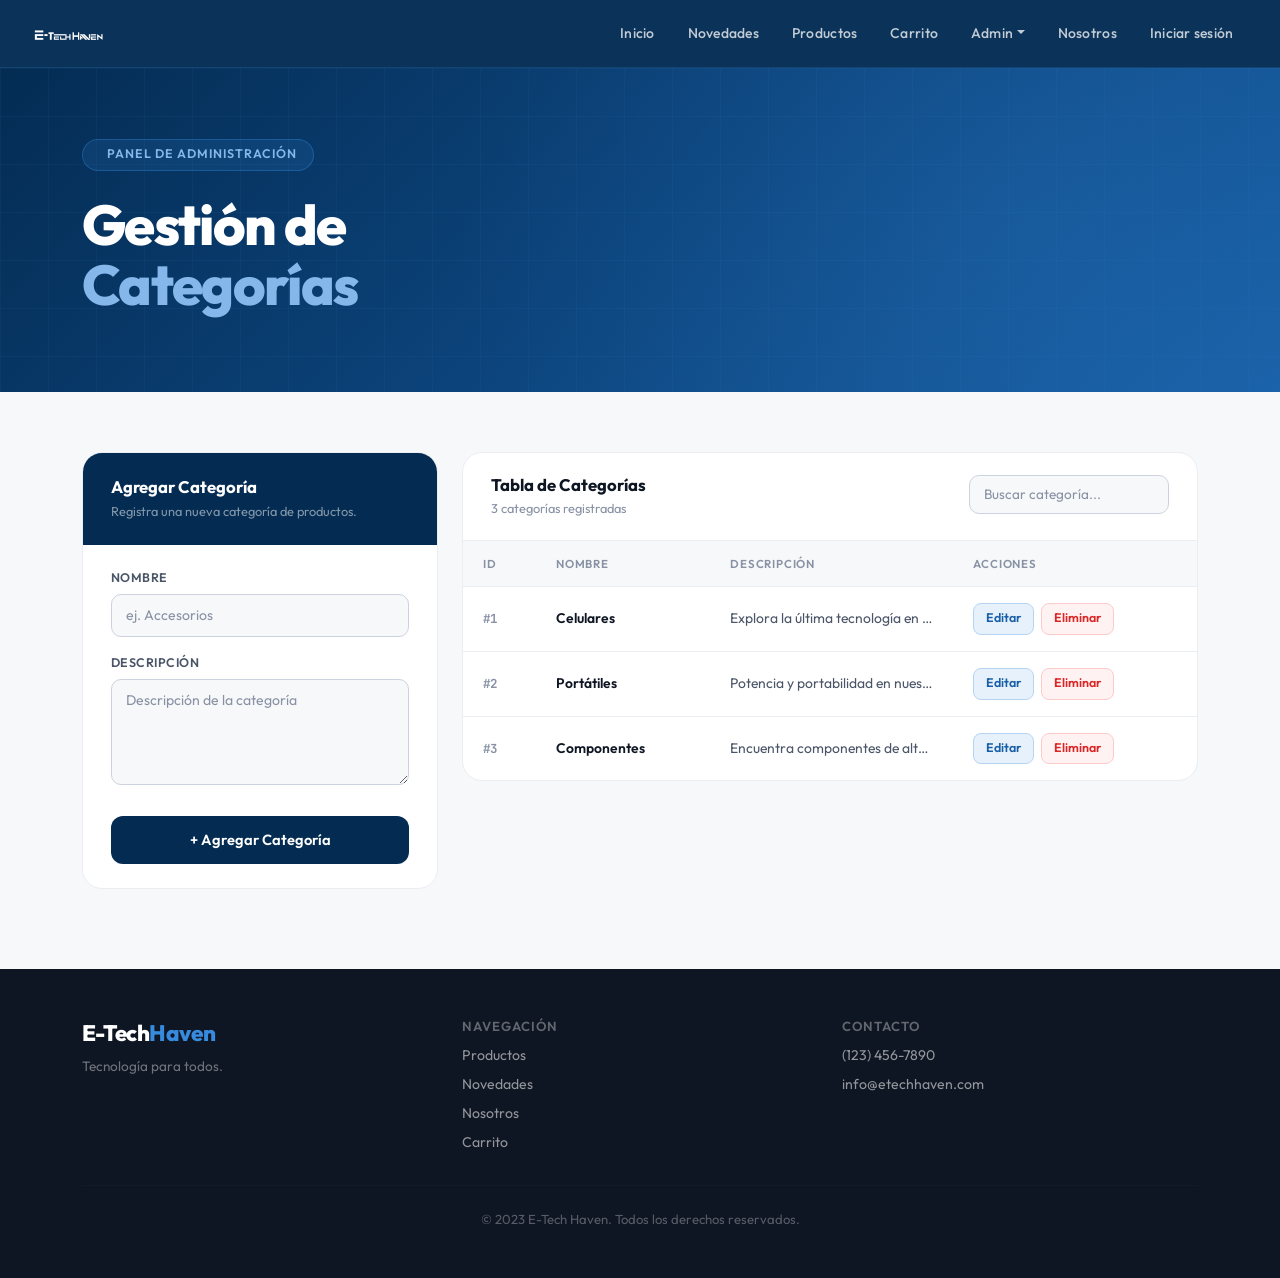
<file: admin-categorias.html>
<!DOCTYPE html>
<html lang="es">

<head>
    <meta charset="UTF-8">
    <meta name="viewport" content="width=device-width, initial-scale=1.0">
    <title>Admin Categorías — E-Tech Haven</title>

    <link href="https://cdn.jsdelivr.net/npm/bootstrap@5.3.2/dist/css/bootstrap.min.css" rel="stylesheet">
    <link href="https://fonts.googleapis.com/css2?family=Outfit:wght@300;400;500;600;700;800&family=JetBrains+Mono:wght@400;500&display=swap" rel="stylesheet">
    <link rel="stylesheet" href="css/style.css">
    <link rel="stylesheet" href="css/admin.css">
</head>

<body>

    <!-- ═══════ NAVBAR ═══════ -->
    <header>
        <nav class="navbar navbar-expand-lg navbar-custom">
            <a class="navbar-brand" href="index.html">
                <img src="images/logo.png" alt="E-Tech Haven">
            </a>
            <button class="navbar-toggler" type="button" data-bs-toggle="collapse" data-bs-target="#navbarMenu">
                <span class="navbar-toggler-icon"></span>
            </button>
            <div class="collapse navbar-collapse" id="navbarMenu">
                <ul class="navbar-nav ms-auto align-items-lg-center gap-1">
                    <li class="nav-item"><a class="nav-link" href="index.html">Inicio</a></li>
                    <li class="nav-item"><a class="nav-link" href="novedades.html">Novedades</a></li>
                    <li class="nav-item"><a class="nav-link" href="productos.html">Productos</a></li>
                    <li class="nav-item"><a class="nav-link" href="carrito.html">Carrito</a></li>
                    <li class="nav-item dropdown">
                        <a class="nav-link dropdown-toggle active" href="#" role="button" data-bs-toggle="dropdown">Admin</a>
                        <ul class="dropdown-menu">
                            <li><a class="dropdown-item" href="admin-productos.html">Productos</a></li>
                            <li><a class="dropdown-item active" href="admin-categorias.html">Categorías</a></li>
                        </ul>
                    </li>
                    <li class="nav-item"><a class="nav-link" href="nosotros.html">Nosotros</a></li>
                    <li class="nav-item"><a class="nav-link" href="login.html">Iniciar sesión</a></li>
                </ul>
            </div>
        </nav>
    </header>

    <!-- ═══════ PAGE HERO ═══════ -->
    <section class="admin-hero">
        <div class="admin-hero-grid"></div>
        <div class="container position-relative" style="z-index:2;">
            <div class="admin-eyebrow">
                <span class="dot"></span>
                Panel de administración
            </div>
            <h1 class="admin-title">Gestión de<br><em>Categorías</em></h1>
        </div>
    </section>

    <!-- ═══════ ADMIN CONTENT ═══════ -->
    <section class="admin-section">
        <div class="container">

            <!-- Toast -->
            <div id="toastNotif" class="admin-toast d-none">
                <span id="toastMsg"></span>
            </div>

            <div class="row g-4 align-items-start">

                <!-- ── FORM ── -->
                <div class="col-lg-4">
                    <div class="admin-form-card">
                        <div class="admin-form-header">
                            <h2 class="admin-form-title">Agregar Categoría</h2>
                            <p class="admin-form-sub">Registra una nueva categoría de productos.</p>
                        </div>

                        <form id="formCategoria">

                            <div class="admin-field">
                                <label class="admin-label">Nombre</label>
                                <input type="text" class="admin-input" placeholder="ej. Accesorios" required>
                            </div>

                            <div class="admin-field">
                                <label class="admin-label">Descripción</label>
                                <textarea class="admin-input admin-textarea" placeholder="Descripción de la categoría" rows="4" required></textarea>
                            </div>

                            <button type="submit" class="admin-btn-submit">
                                + Agregar Categoría
                            </button>

                        </form>
                    </div>
                </div>

                <!-- ── TABLE ── -->
                <div class="col-lg-8">
                    <div class="admin-table-card">

                        <div class="admin-table-header">
                            <div>
                                <h2 class="admin-table-title">Tabla de Categorías</h2>
                                <p class="admin-table-sub" id="catCount">3 categorías registradas</p>
                            </div>
                            <div class="admin-search-wrap">
                                <input type="text" class="admin-search" placeholder="Buscar categoría...">
                            </div>
                        </div>

                        <div class="admin-table-wrap">
                            <table class="admin-table">
                                <thead>
                                    <tr>
                                        <th>ID</th>
                                        <th>Nombre</th>
                                        <th>Descripción</th>
                                        <th>Acciones</th>
                                    </tr>
                                </thead>
                                <tbody id="tbodyCategorias">

                                    <tr>
                                        <td><span class="admin-id">#1</span></td>
                                        <td><span class="admin-prod-name">Celulares</span></td>
                                        <td class="admin-desc">Explora la última tecnología en telefonía móvil con nuestra selección de smartphones.</td>
                                        <td>
                                            <div class="admin-actions">
                                                <button class="admin-btn-edit">Editar</button>
                                                <button class="admin-btn-delete">Eliminar</button>
                                            </div>
                                        </td>
                                    </tr>

                                    <tr>
                                        <td><span class="admin-id">#2</span></td>
                                        <td><span class="admin-prod-name">Portátiles</span></td>
                                        <td class="admin-desc">Potencia y portabilidad en nuestra colección de laptops y ultrabooks.</td>
                                        <td>
                                            <div class="admin-actions">
                                                <button class="admin-btn-edit">Editar</button>
                                                <button class="admin-btn-delete">Eliminar</button>
                                            </div>
                                        </td>
                                    </tr>

                                    <tr>
                                        <td><span class="admin-id">#3</span></td>
                                        <td><span class="admin-prod-name">Componentes</span></td>
                                        <td class="admin-desc">Encuentra componentes de alta calidad para construir tu PC ideal.</td>
                                        <td>
                                            <div class="admin-actions">
                                                <button class="admin-btn-edit">Editar</button>
                                                <button class="admin-btn-delete">Eliminar</button>
                                            </div>
                                        </td>
                                    </tr>

                                </tbody>
                            </table>
                        </div>

                    </div>
                </div>

            </div>
        </div>
    </section>

    <!-- ═══════ FOOTER ═══════ -->
    <footer class="footer-custom">
        <div class="container">
            <div class="row g-4">
                <div class="col-lg-4">
                    <div class="footer-brand">E-Tech<span>Haven</span></div>
                    <div class="footer-tagline">Tecnología para todos.</div>
                </div>
                <div class="col-lg-4">
                    <p class="mb-1 footer-nav-label">Navegación</p>
                    <div class="d-flex flex-column gap-2 mt-2">
                        <a href="productos.html" class="footer-link">Productos</a>
                        <a href="novedades.html" class="footer-link">Novedades</a>
                        <a href="nosotros.html"  class="footer-link">Nosotros</a>
                        <a href="carrito.html"   class="footer-link">Carrito</a>
                    </div>
                </div>
                <div class="col-lg-4">
                    <p class="mb-1 footer-nav-label">Contacto</p>
                    <div class="d-flex flex-column gap-2 mt-2">
                        <span class="footer-contact-info">(123) 456-7890</span>
                        <span class="footer-contact-info">info@etechhaven.com</span>
                    </div>
                </div>
            </div>
            <hr class="footer-divider">
            <p class="footer-copy text-center">&copy; 2023 E-Tech Haven. Todos los derechos reservados.</p>
        </div>
    </footer>

    <script src="https://cdn.jsdelivr.net/npm/bootstrap@5.3.2/dist/js/bootstrap.bundle.min.js"></script>
    <script src="js/main.js"></script>
    <script src="js/admin-categorias.js"></script>

</body>
</html>
</file>
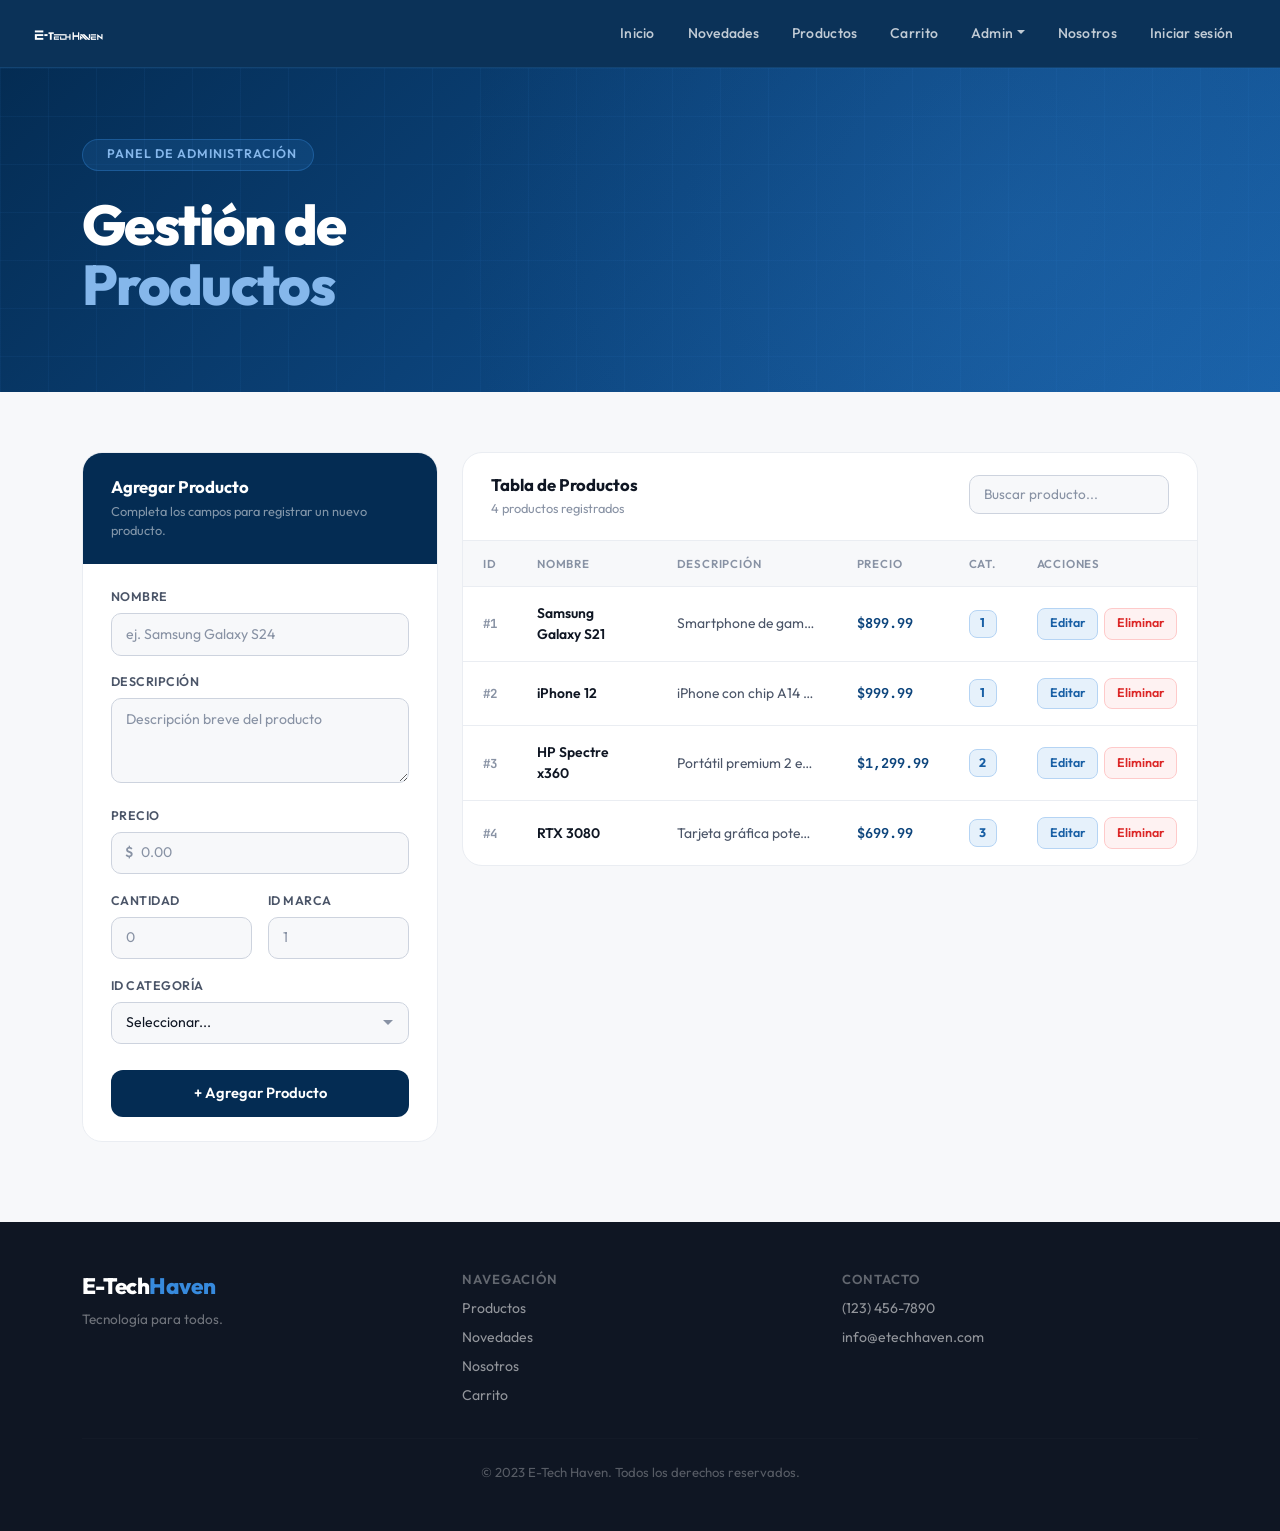
<file: admin-productos.html>
<!DOCTYPE html>
<html lang="es">

<head>
    <meta charset="UTF-8">
    <meta name="viewport" content="width=device-width, initial-scale=1.0">
    <title>Admin Productos — E-Tech Haven</title>

    <link href="https://cdn.jsdelivr.net/npm/bootstrap@5.3.2/dist/css/bootstrap.min.css" rel="stylesheet">
    <link href="https://fonts.googleapis.com/css2?family=Outfit:wght@300;400;500;600;700;800&family=JetBrains+Mono:wght@400;500&display=swap" rel="stylesheet">
    <link rel="stylesheet" href="css/style.css">
    <link rel="stylesheet" href="css/admin.css">
</head>

<body>

    <!-- ═══════ NAVBAR ═══════ -->
    <header>
        <nav class="navbar navbar-expand-lg navbar-custom">
            <a class="navbar-brand" href="index.html">
                <img src="images/logo.png" alt="E-Tech Haven">
            </a>
            <button class="navbar-toggler" type="button" data-bs-toggle="collapse" data-bs-target="#navbarMenu">
                <span class="navbar-toggler-icon"></span>
            </button>
            <div class="collapse navbar-collapse" id="navbarMenu">
                <ul class="navbar-nav ms-auto align-items-lg-center gap-1">
                    <li class="nav-item"><a class="nav-link" href="index.html">Inicio</a></li>
                    <li class="nav-item"><a class="nav-link" href="novedades.html">Novedades</a></li>
                    <li class="nav-item"><a class="nav-link" href="productos.html">Productos</a></li>
                    <li class="nav-item"><a class="nav-link" href="carrito.html">Carrito</a></li>
                    <li class="nav-item dropdown">
                        <a class="nav-link dropdown-toggle active" href="#" role="button" data-bs-toggle="dropdown">Admin</a>
                        <ul class="dropdown-menu">
                            <li><a class="dropdown-item active" href="admin-productos.html">Productos</a></li>
                            <li><a class="dropdown-item" href="admin-categorias.html">Categorías</a></li>
                        </ul>
                    </li>
                    <li class="nav-item"><a class="nav-link" href="nosotros.html">Nosotros</a></li>
                    <li class="nav-item"><a class="nav-link" href="login.html">Iniciar sesión</a></li>
                </ul>
            </div>
        </nav>
    </header>

    <!-- ═══════ PAGE HERO ═══════ -->
    <section class="admin-hero">
        <div class="admin-hero-grid"></div>
        <div class="container position-relative" style="z-index:2;">
            <div class="admin-eyebrow">
                <span class="dot"></span>
                Panel de administración
            </div>
            <h1 class="admin-title">Gestión de<br><em>Productos</em></h1>
        </div>
    </section>

    <!-- ═══════ ADMIN CONTENT ═══════ -->
    <section class="admin-section">
        <div class="container">

            <!-- Toast notification -->
            <div id="toastNotif" class="admin-toast d-none">
                <span id="toastMsg">Producto agregado correctamente.</span>
            </div>

            <div class="row g-4 align-items-start">

                <!-- ── FORM ── -->
                <div class="col-lg-4">
                    <div class="admin-form-card">
                        <div class="admin-form-header">
                            <h2 class="admin-form-title">Agregar Producto</h2>
                            <p class="admin-form-sub">Completa los campos para registrar un nuevo producto.</p>
                        </div>

                        <form id="formProducto">

                            <div class="admin-field">
                                <label class="admin-label">Nombre</label>
                                <input type="text" class="admin-input" placeholder="ej. Samsung Galaxy S24" required>
                            </div>

                            <div class="admin-field">
                                <label class="admin-label">Descripción</label>
                                <textarea class="admin-input admin-textarea" placeholder="Descripción breve del producto" rows="3" required></textarea>
                            </div>

                            <div class="admin-field">
                                <label class="admin-label">Precio</label>
                                <div class="admin-input-prefix-wrap">
                                    <span class="admin-input-prefix">$</span>
                                    <input type="number" class="admin-input admin-input-prefixed" placeholder="0.00" step="0.01" min="0" required>
                                </div>
                            </div>

                            <div class="row g-3">
                                <div class="col-6">
                                    <div class="admin-field">
                                        <label class="admin-label">Cantidad</label>
                                        <input type="number" class="admin-input" placeholder="0" min="0" required>
                                    </div>
                                </div>
                                <div class="col-6">
                                    <div class="admin-field">
                                        <label class="admin-label">ID Marca</label>
                                        <input type="number" class="admin-input" placeholder="1" min="1" required>
                                    </div>
                                </div>
                            </div>

                            <div class="admin-field">
                                <label class="admin-label">ID Categoría</label>
                                <select class="admin-input admin-select" required>
                                    <option value="" disabled selected>Seleccionar...</option>
                                    <option value="1">1 — Smartphones</option>
                                    <option value="2">2 — Laptops</option>
                                    <option value="3">3 — Componentes</option>
                                </select>
                            </div>

                            <button type="submit" class="admin-btn-submit">
                                + Agregar Producto
                            </button>

                        </form>
                    </div>
                </div>

                <!-- ── TABLE ── -->
                <div class="col-lg-8">
                    <div class="admin-table-card">

                        <div class="admin-table-header">
                            <div>
                                <h2 class="admin-table-title">Tabla de Productos</h2>
                                <p class="admin-table-sub">4 productos registrados</p>
                            </div>
                            <div class="admin-search-wrap">
                                <input type="text" class="admin-search" placeholder="Buscar producto...">
                            </div>
                        </div>

                        <div class="admin-table-wrap">
                            <table class="admin-table" id="tablaProductos">
                                <thead>
                                    <tr>
                                        <th>ID</th>
                                        <th>Nombre</th>
                                        <th>Descripción</th>
                                        <th>Precio</th>
                                        <th>Cat.</th>
                                        <th>Acciones</th>
                                    </tr>
                                </thead>
                                <tbody id="tbodyProductos">
                                    <tr>
                                        <td><span class="admin-id">#1</span></td>
                                        <td><span class="admin-prod-name">Samsung Galaxy S21</span></td>
                                        <td class="admin-desc">Smartphone de gama alta.</td>
                                        <td><span class="admin-price">$899.99</span></td>
                                        <td><span class="admin-cat-badge">1</span></td>
                                        <td>
                                            <div class="admin-actions">
                                                <button class="admin-btn-edit">Editar</button>
                                                <button class="admin-btn-delete">Eliminar</button>
                                            </div>
                                        </td>
                                    </tr>
                                    <tr>
                                        <td><span class="admin-id">#2</span></td>
                                        <td><span class="admin-prod-name">iPhone 12</span></td>
                                        <td class="admin-desc">iPhone con chip A14 Bionic.</td>
                                        <td><span class="admin-price">$999.99</span></td>
                                        <td><span class="admin-cat-badge">1</span></td>
                                        <td>
                                            <div class="admin-actions">
                                                <button class="admin-btn-edit">Editar</button>
                                                <button class="admin-btn-delete">Eliminar</button>
                                            </div>
                                        </td>
                                    </tr>
                                    <tr>
                                        <td><span class="admin-id">#3</span></td>
                                        <td><span class="admin-prod-name">HP Spectre x360</span></td>
                                        <td class="admin-desc">Portátil premium 2 en 1.</td>
                                        <td><span class="admin-price">$1,299.99</span></td>
                                        <td><span class="admin-cat-badge">2</span></td>
                                        <td>
                                            <div class="admin-actions">
                                                <button class="admin-btn-edit">Editar</button>
                                                <button class="admin-btn-delete">Eliminar</button>
                                            </div>
                                        </td>
                                    </tr>
                                    <tr>
                                        <td><span class="admin-id">#4</span></td>
                                        <td><span class="admin-prod-name">RTX 3080</span></td>
                                        <td class="admin-desc">Tarjeta gráfica potente.</td>
                                        <td><span class="admin-price">$699.99</span></td>
                                        <td><span class="admin-cat-badge">3</span></td>
                                        <td>
                                            <div class="admin-actions">
                                                <button class="admin-btn-edit">Editar</button>
                                                <button class="admin-btn-delete">Eliminar</button>
                                            </div>
                                        </td>
                                    </tr>
                                </tbody>
                            </table>
                        </div>

                    </div>
                </div>

            </div>
        </div>
    </section>

    <!-- ═══════ FOOTER ═══════ -->
    <footer class="footer-custom">
        <div class="container">
            <div class="row g-4">
                <div class="col-lg-4">
                    <div class="footer-brand">E-Tech<span>Haven</span></div>
                    <div class="footer-tagline">Tecnología para todos.</div>
                </div>
                <div class="col-lg-4">
                    <p class="mb-1 footer-nav-label">Navegación</p>
                    <div class="d-flex flex-column gap-2 mt-2">
                        <a href="productos.html" class="footer-link">Productos</a>
                        <a href="novedades.html" class="footer-link">Novedades</a>
                        <a href="nosotros.html"  class="footer-link">Nosotros</a>
                        <a href="carrito.html"   class="footer-link">Carrito</a>
                    </div>
                </div>
                <div class="col-lg-4">
                    <p class="mb-1 footer-nav-label">Contacto</p>
                    <div class="d-flex flex-column gap-2 mt-2">
                        <span class="footer-contact-info">(123) 456-7890</span>
                        <span class="footer-contact-info">info@etechhaven.com</span>
                    </div>
                </div>
            </div>
            <hr class="footer-divider">
            <p class="footer-copy text-center">&copy; 2023 E-Tech Haven. Todos los derechos reservados.</p>
        </div>
    </footer>

    <script src="https://cdn.jsdelivr.net/npm/bootstrap@5.3.2/dist/js/bootstrap.bundle.min.js"></script>
    <script src="js/main.js"></script>
    <script src="js/admin-productos.js"></script>

</body>
</html>
</file>
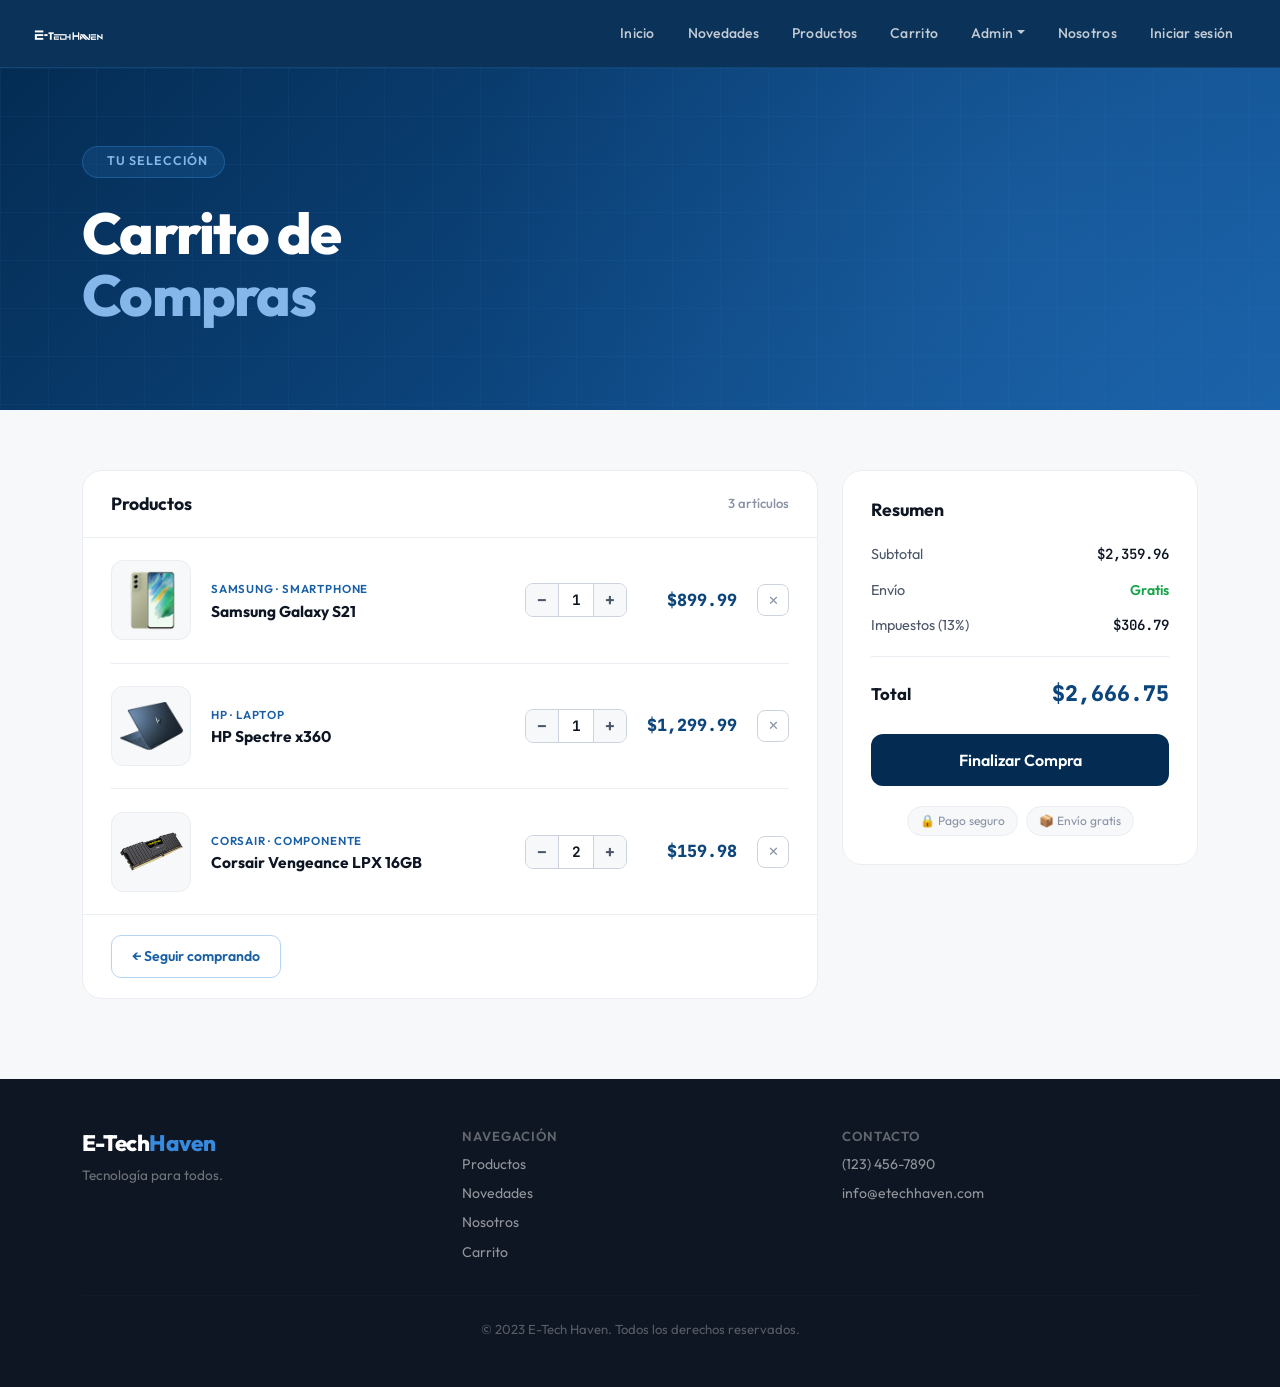
<file: carrito.html>
<!DOCTYPE html>
<html lang="es">

<head>
    <meta charset="UTF-8">
    <meta name="viewport" content="width=device-width, initial-scale=1.0">
    <title>Carrito — E-Tech Haven</title>

    <link href="https://cdn.jsdelivr.net/npm/bootstrap@5.3.2/dist/css/bootstrap.min.css" rel="stylesheet">
    <link href="https://fonts.googleapis.com/css2?family=Outfit:wght@300;400;500;600;700;800&family=JetBrains+Mono:wght@400;500&display=swap" rel="stylesheet">
    <link rel="stylesheet" href="css/style.css">
    <link rel="stylesheet" href="css/carrito.css">
</head>

<body>

    <!-- ═══════ NAVBAR ═══════ -->
    <header>
        <nav class="navbar navbar-expand-lg navbar-custom">
            <a class="navbar-brand" href="index.html">
                <img src="images/logo.png" alt="E-Tech Haven">
            </a>
            <button class="navbar-toggler" type="button" data-bs-toggle="collapse" data-bs-target="#navbarMenu">
                <span class="navbar-toggler-icon"></span>
            </button>
            <div class="collapse navbar-collapse" id="navbarMenu">
                <ul class="navbar-nav ms-auto align-items-lg-center gap-1">
                    <li class="nav-item"><a class="nav-link" href="index.html">Inicio</a></li>
                    <li class="nav-item"><a class="nav-link" href="novedades.html">Novedades</a></li>
                    <li class="nav-item"><a class="nav-link" href="productos.html">Productos</a></li>
                    <li class="nav-item"><a class="nav-link active" href="carrito.html">Carrito</a></li>
                    <li class="nav-item dropdown">
                        <a class="nav-link dropdown-toggle" href="#" role="button" data-bs-toggle="dropdown">Admin</a>
                        <ul class="dropdown-menu">
                            <li><a class="dropdown-item" href="admin-productos.html">Productos</a></li>
                            <li><a class="dropdown-item" href="admin-categorias.html">Categorías</a></li>
                        </ul>
                    </li>
                    <li class="nav-item"><a class="nav-link" href="nosotros.html">Nosotros</a></li>
                    <li class="nav-item"><a class="nav-link" href="login.html">Iniciar sesión</a></li>
                </ul>
            </div>
        </nav>
    </header>

    <!-- ═══════ PAGE HERO ═══════ -->
    <section class="cart-hero">
        <div class="cart-hero-grid"></div>
        <div class="container position-relative" style="z-index:2;">
            <div class="cart-eyebrow">
                <span class="dot"></span>
                Tu selección
            </div>
            <h1 class="cart-title">Carrito de<br><em>Compras</em></h1>
        </div>
    </section>

    <!-- ═══════ CART CONTENT ═══════ -->
    <section class="cart-section">
        <div class="container">

            <!-- Success message (hidden by default) -->
            <div id="mensajeCompra" class="cart-success d-none">
                <div class="cart-success-icon">✓</div>
                <h2 class="cart-success-title">¡Compra exitosa!</h2>
                <p class="cart-success-sub">Gracias por tu compra. Pronto recibirás la confirmación por correo.</p>
                <a href="productos.html" class="btn-cart-primary">Seguir comprando</a>
            </div>

            <!-- Cart content -->
            <div id="contenidoCarrito">
                <div class="row g-4 align-items-start">

                    <!-- ── Items list ── -->
                    <div class="col-lg-8">
                        <div class="cart-card">

                            <div class="cart-card-header">
                                <h2 class="cart-card-title">Productos</h2>
                                <span class="cart-item-count">3 artículos</span>
                            </div>

                            <!-- Item 1 -->
                            <div class="cart-item">
                                <div class="cart-item-img">
                                    <img src="images/S21.png" alt="Samsung Galaxy S21">
                                </div>
                                <div class="cart-item-info">
                                    <p class="cart-item-cat">Samsung · Smartphone</p>
                                    <h3 class="cart-item-name">Samsung Galaxy S21</h3>
                                </div>
                                <div class="cart-item-controls">
                                    <div class="qty-control">
                                        <button class="qty-btn qty-minus">−</button>
                                        <span class="qty-value">1</span>
                                        <button class="qty-btn qty-plus">+</button>
                                    </div>
                                    <div class="cart-item-price">$899.99</div>
                                    <button class="cart-item-remove" title="Eliminar">✕</button>
                                </div>
                            </div>

                            <div class="cart-divider"></div>

                            <!-- Item 2 -->
                            <div class="cart-item">
                                <div class="cart-item-img">
                                    <img src="images/HPSpectre.png" alt="HP Spectre x360">
                                </div>
                                <div class="cart-item-info">
                                    <p class="cart-item-cat">HP · Laptop</p>
                                    <h3 class="cart-item-name">HP Spectre x360</h3>
                                </div>
                                <div class="cart-item-controls">
                                    <div class="qty-control">
                                        <button class="qty-btn qty-minus">−</button>
                                        <span class="qty-value">1</span>
                                        <button class="qty-btn qty-plus">+</button>
                                    </div>
                                    <div class="cart-item-price">$1,299.99</div>
                                    <button class="cart-item-remove" title="Eliminar">✕</button>
                                </div>
                            </div>

                            <div class="cart-divider"></div>

                            <!-- Item 3 -->
                            <div class="cart-item">
                                <div class="cart-item-img">
                                    <img src="images/MemoriaRAMCorsair.png" alt="Corsair Vengeance LPX">
                                </div>
                                <div class="cart-item-info">
                                    <p class="cart-item-cat">Corsair · Componente</p>
                                    <h3 class="cart-item-name">Corsair Vengeance LPX 16GB</h3>
                                </div>
                                <div class="cart-item-controls">
                                    <div class="qty-control">
                                        <button class="qty-btn qty-minus">−</button>
                                        <span class="qty-value">2</span>
                                        <button class="qty-btn qty-plus">+</button>
                                    </div>
                                    <div class="cart-item-price">$159.98</div>
                                    <button class="cart-item-remove" title="Eliminar">✕</button>
                                </div>
                            </div>

                            <div class="cart-card-footer">
                                <a href="productos.html" class="btn-cart-secondary">← Seguir comprando</a>
                            </div>

                        </div>
                    </div>

                    <!-- ── Order Summary ── -->
                    <div class="col-lg-4">
                        <div class="cart-summary">
                            <h2 class="cart-summary-title">Resumen</h2>

                            <div class="summary-row">
                                <span>Subtotal</span>
                                <span class="summary-value" id="subtotal">$2,359.96</span>
                            </div>
                            <div class="summary-row">
                                <span>Envío</span>
                                <span class="summary-value summary-free">Gratis</span>
                            </div>
                            <div class="summary-row">
                                <span>Impuestos (13%)</span>
                                <span class="summary-value" id="impuestos">$306.79</span>
                            </div>

                            <div class="summary-divider"></div>

                            <div class="summary-row summary-total">
                                <span>Total</span>
                                <span id="total">$2,666.75</span>
                            </div>

                            <button id="btnCompra" class="btn-cart-primary btn-checkout">
                                Finalizar Compra
                            </button>

                            <div class="summary-badges">
                                <span class="summary-badge">🔒 Pago seguro</span>
                                <span class="summary-badge">📦 Envío gratis</span>
                            </div>
                        </div>
                    </div>

                </div>
            </div>

        </div>
    </section>

    <!-- ═══════ FOOTER ═══════ -->
    <footer class="footer-custom">
        <div class="container">
            <div class="row g-4">
                <div class="col-lg-4">
                    <div class="footer-brand">E-Tech<span>Haven</span></div>
                    <div class="footer-tagline">Tecnología para todos.</div>
                </div>
                <div class="col-lg-4">
                    <p class="mb-1 footer-nav-label">Navegación</p>
                    <div class="d-flex flex-column gap-2 mt-2">
                        <a href="productos.html" class="footer-link">Productos</a>
                        <a href="novedades.html" class="footer-link">Novedades</a>
                        <a href="nosotros.html"  class="footer-link">Nosotros</a>
                        <a href="carrito.html"   class="footer-link">Carrito</a>
                    </div>
                </div>
                <div class="col-lg-4">
                    <p class="mb-1 footer-nav-label">Contacto</p>
                    <div class="d-flex flex-column gap-2 mt-2">
                        <span class="footer-contact-info">(123) 456-7890</span>
                        <span class="footer-contact-info">info@etechhaven.com</span>
                    </div>
                </div>
            </div>
            <hr class="footer-divider">
            <p class="footer-copy text-center">&copy; 2023 E-Tech Haven. Todos los derechos reservados.</p>
        </div>
    </footer>

    <script src="https://cdn.jsdelivr.net/npm/bootstrap@5.3.2/dist/js/bootstrap.bundle.min.js"></script>
    <script src="js/main.js"></script>
    <script src="js/carrito.js"></script>

</body>
</html>
</file>
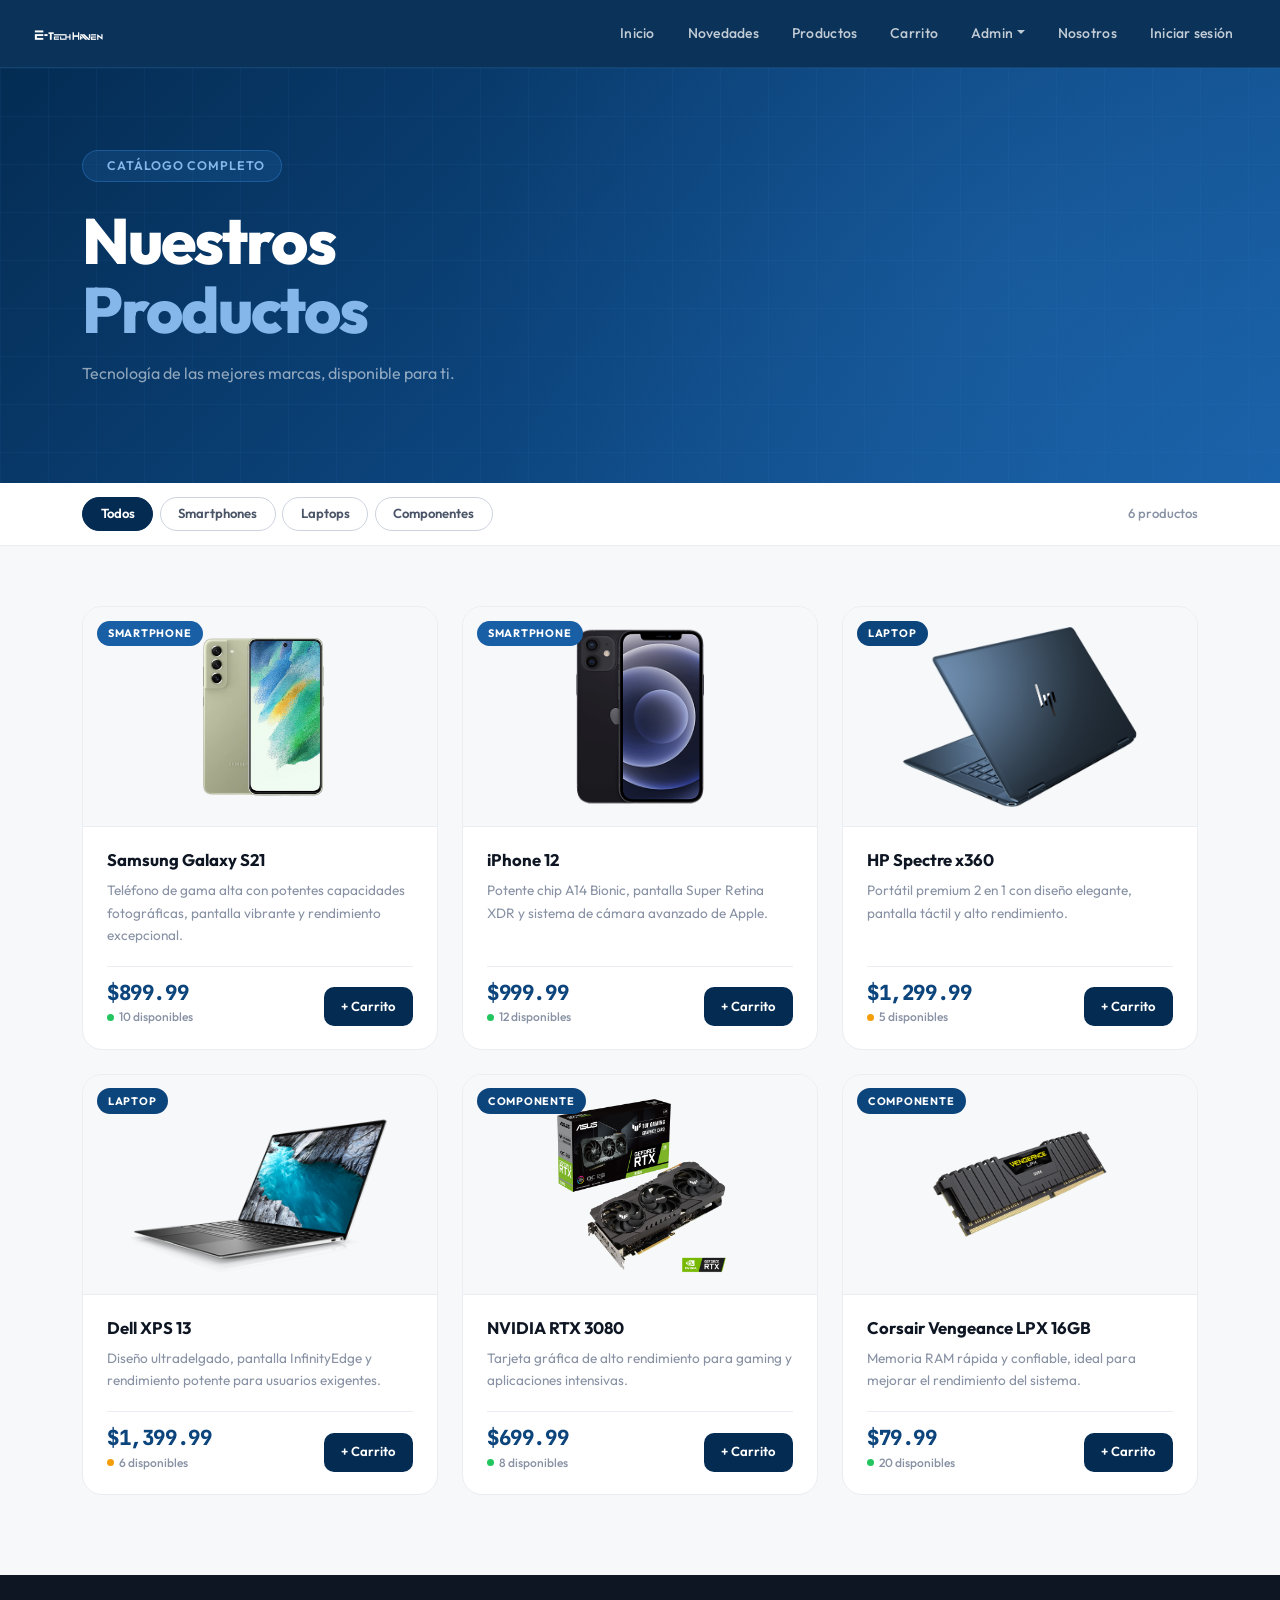
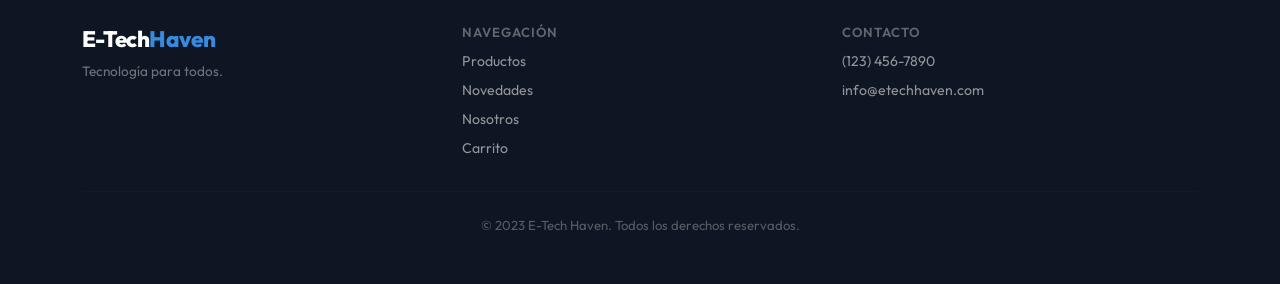
<file: productos.html>
<!DOCTYPE html>
<html lang="es">

<head>
    <meta charset="UTF-8">
    <meta name="viewport" content="width=device-width, initial-scale=1.0">
    <title>Productos — E-Tech Haven</title>

    <link href="https://cdn.jsdelivr.net/npm/bootstrap@5.3.2/dist/css/bootstrap.min.css" rel="stylesheet">
    <link href="https://fonts.googleapis.com/css2?family=Outfit:wght@300;400;500;600;700;800&family=JetBrains+Mono:wght@400;500&display=swap" rel="stylesheet">
    <link rel="stylesheet" href="css/style.css">
    <link rel="stylesheet" href="css/productos.css">
</head>

<body>

    <!-- ═══════ NAVBAR ═══════ -->
    <header>
        <nav class="navbar navbar-expand-lg navbar-custom">
            <a class="navbar-brand" href="index.html">
                <img src="images/logo.png" alt="E-Tech Haven">
            </a>
            <button class="navbar-toggler" type="button" data-bs-toggle="collapse" data-bs-target="#navbarMenu">
                <span class="navbar-toggler-icon"></span>
            </button>
            <div class="collapse navbar-collapse" id="navbarMenu">
                <ul class="navbar-nav ms-auto align-items-lg-center gap-1">
                    <li class="nav-item"><a class="nav-link" href="index.html">Inicio</a></li>
                    <li class="nav-item"><a class="nav-link" href="novedades.html">Novedades</a></li>
                    <li class="nav-item"><a class="nav-link active" href="productos.html">Productos</a></li>
                    <li class="nav-item"><a class="nav-link" href="carrito.html">Carrito</a></li>
                    <li class="nav-item dropdown">
                        <a class="nav-link dropdown-toggle" href="#" role="button" data-bs-toggle="dropdown">Admin</a>
                        <ul class="dropdown-menu">
                            <li><a class="dropdown-item" href="admin-productos.html">Productos</a></li>
                            <li><a class="dropdown-item" href="admin-categorias.html">Categorías</a></li>
                        </ul>
                    </li>
                    <li class="nav-item"><a class="nav-link" href="nosotros.html">Nosotros</a></li>
                    <li class="nav-item"><a class="nav-link" href="login.html">Iniciar sesión</a></li>
                </ul>
            </div>
        </nav>
    </header>

    <!-- ═══════ PAGE HERO ═══════ -->
    <section class="prod-hero">
        <div class="prod-hero-grid"></div>
        <div class="container position-relative" style="z-index:2;">
            <div class="prod-eyebrow">
                <span class="dot"></span>
                Catálogo completo
            </div>
            <h1 class="prod-title">Nuestros<br><em>Productos</em></h1>
            <p class="prod-sub">Tecnología de las mejores marcas, disponible para ti.</p>
        </div>
    </section>

    <!-- ═══════ FILTER BAR ═══════ -->
    <div class="filter-bar">
        <div class="container">
            <div class="filter-inner">
                <div class="filter-tabs">
                    <button class="filter-tab active" data-cat="todos">Todos</button>
                    <button class="filter-tab" data-cat="smartphone">Smartphones</button>
                    <button class="filter-tab" data-cat="laptop">Laptops</button>
                    <button class="filter-tab" data-cat="componente">Componentes</button>
                </div>
                <div class="prod-count">6 productos</div>
            </div>
        </div>
    </div>

    <!-- ═══════ PRODUCT GRID ═══════ -->
    <section class="products-section">
        <div class="container">
            <div class="row g-4" id="productsGrid">

                <!-- Samsung Galaxy S21 -->
                <div class="col-md-6 col-lg-4 prod-col" data-cat="smartphone">
                    <div class="prod-card">
                        <div class="prod-card-img">
                            <img src="images/S21.png" alt="Samsung Galaxy S21">
                            <span class="prod-badge">Smartphone</span>
                        </div>
                        <div class="prod-card-body">
                            <h3 class="prod-card-name">Samsung Galaxy S21</h3>
                            <p class="prod-card-desc">
                                Teléfono de gama alta con potentes capacidades fotográficas,
                                pantalla vibrante y rendimiento excepcional.
                            </p>
                            <div class="prod-card-footer">
                                <div>
                                    <div class="prod-card-price">$899.99</div>
                                    <div class="prod-card-stock">
                                        <span class="stock-dot"></span>
                                        10 disponibles
                                    </div>
                                </div>
                                <button class="prod-card-btn">+ Carrito</button>
                            </div>
                        </div>
                    </div>
                </div>

                <!-- iPhone 12 -->
                <div class="col-md-6 col-lg-4 prod-col" data-cat="smartphone">
                    <div class="prod-card">
                        <div class="prod-card-img">
                            <img src="images/Iphone12.png" alt="iPhone 12">
                            <span class="prod-badge">Smartphone</span>
                        </div>
                        <div class="prod-card-body">
                            <h3 class="prod-card-name">iPhone 12</h3>
                            <p class="prod-card-desc">
                                Potente chip A14 Bionic, pantalla Super Retina XDR
                                y sistema de cámara avanzado de Apple.
                            </p>
                            <div class="prod-card-footer">
                                <div>
                                    <div class="prod-card-price">$999.99</div>
                                    <div class="prod-card-stock">
                                        <span class="stock-dot"></span>
                                        12 disponibles
                                    </div>
                                </div>
                                <button class="prod-card-btn">+ Carrito</button>
                            </div>
                        </div>
                    </div>
                </div>

                <!-- HP Spectre -->
                <div class="col-md-6 col-lg-4 prod-col" data-cat="laptop">
                    <div class="prod-card">
                        <div class="prod-card-img">
                            <img src="images/HPSpectre.png" alt="HP Spectre x360">
                            <span class="prod-badge prod-badge--laptop">Laptop</span>
                        </div>
                        <div class="prod-card-body">
                            <h3 class="prod-card-name">HP Spectre x360</h3>
                            <p class="prod-card-desc">
                                Portátil premium 2 en 1 con diseño elegante,
                                pantalla táctil y alto rendimiento.
                            </p>
                            <div class="prod-card-footer">
                                <div>
                                    <div class="prod-card-price">$1,299.99</div>
                                    <div class="prod-card-stock">
                                        <span class="stock-dot stock-dot--low"></span>
                                        5 disponibles
                                    </div>
                                </div>
                                <button class="prod-card-btn">+ Carrito</button>
                            </div>
                        </div>
                    </div>
                </div>

                <!-- Dell XPS 13 -->
                <div class="col-md-6 col-lg-4 prod-col" data-cat="laptop">
                    <div class="prod-card">
                        <div class="prod-card-img">
                            <img src="images/DellX.png" alt="Dell XPS 13">
                            <span class="prod-badge prod-badge--laptop">Laptop</span>
                        </div>
                        <div class="prod-card-body">
                            <h3 class="prod-card-name">Dell XPS 13</h3>
                            <p class="prod-card-desc">
                                Diseño ultradelgado, pantalla InfinityEdge
                                y rendimiento potente para usuarios exigentes.
                            </p>
                            <div class="prod-card-footer">
                                <div>
                                    <div class="prod-card-price">$1,399.99</div>
                                    <div class="prod-card-stock">
                                        <span class="stock-dot stock-dot--low"></span>
                                        6 disponibles
                                    </div>
                                </div>
                                <button class="prod-card-btn">+ Carrito</button>
                            </div>
                        </div>
                    </div>
                </div>

                <!-- RTX 3080 -->
                <div class="col-md-6 col-lg-4 prod-col" data-cat="componente">
                    <div class="prod-card">
                        <div class="prod-card-img">
                            <img src="images/TarjetaNVIDIA.png" alt="RTX 3080">
                            <span class="prod-badge prod-badge--comp">Componente</span>
                        </div>
                        <div class="prod-card-body">
                            <h3 class="prod-card-name">NVIDIA RTX 3080</h3>
                            <p class="prod-card-desc">
                                Tarjeta gráfica de alto rendimiento
                                para gaming y aplicaciones intensivas.
                            </p>
                            <div class="prod-card-footer">
                                <div>
                                    <div class="prod-card-price">$699.99</div>
                                    <div class="prod-card-stock">
                                        <span class="stock-dot"></span>
                                        8 disponibles
                                    </div>
                                </div>
                                <button class="prod-card-btn">+ Carrito</button>
                            </div>
                        </div>
                    </div>
                </div>

                <!-- RAM Corsair -->
                <div class="col-md-6 col-lg-4 prod-col" data-cat="componente">
                    <div class="prod-card">
                        <div class="prod-card-img">
                            <img src="images/MemoriaRAMCorsair.png" alt="Corsair Vengeance LPX">
                            <span class="prod-badge prod-badge--comp">Componente</span>
                        </div>
                        <div class="prod-card-body">
                            <h3 class="prod-card-name">Corsair Vengeance LPX 16GB</h3>
                            <p class="prod-card-desc">
                                Memoria RAM rápida y confiable,
                                ideal para mejorar el rendimiento del sistema.
                            </p>
                            <div class="prod-card-footer">
                                <div>
                                    <div class="prod-card-price">$79.99</div>
                                    <div class="prod-card-stock">
                                        <span class="stock-dot"></span>
                                        20 disponibles
                                    </div>
                                </div>
                                <button class="prod-card-btn">+ Carrito</button>
                            </div>
                        </div>
                    </div>
                </div>

            </div>
        </div>
    </section>

    <!-- ═══════ FOOTER ═══════ -->
    <footer class="footer-custom">
        <div class="container">
            <div class="row g-4">
                <div class="col-lg-4">
                    <div class="footer-brand">E-Tech<span>Haven</span></div>
                    <div class="footer-tagline">Tecnología para todos.</div>
                </div>
                <div class="col-lg-4">
                    <p class="mb-1 footer-nav-label">Navegación</p>
                    <div class="d-flex flex-column gap-2 mt-2">
                        <a href="productos.html" class="footer-link">Productos</a>
                        <a href="novedades.html" class="footer-link">Novedades</a>
                        <a href="nosotros.html"  class="footer-link">Nosotros</a>
                        <a href="carrito.html"   class="footer-link">Carrito</a>
                    </div>
                </div>
                <div class="col-lg-4">
                    <p class="mb-1 footer-nav-label">Contacto</p>
                    <div class="d-flex flex-column gap-2 mt-2">
                        <span class="footer-contact-info">(123) 456-7890</span>
                        <span class="footer-contact-info">info@etechhaven.com</span>
                    </div>
                </div>
            </div>
            <hr class="footer-divider">
            <p class="footer-copy text-center">&copy; 2023 E-Tech Haven. Todos los derechos reservados.</p>
        </div>
    </footer>

    <script src="https://cdn.jsdelivr.net/npm/bootstrap@5.3.2/dist/js/bootstrap.bundle.min.js"></script>
    <script src="js/main.js"></script>
    <script src="js/productos.js"></script>

</body>
</html>
</file>
<file: css/style.css>
:root {
    --blue-50:  #E6F1FB;
    --blue-100: #B5D4F4;
    --blue-200: #85B7EB;
    --blue-400: #378ADD;
    --blue-600: #185FA5;
    --blue-800: #0C447C;
    --blue-900: #042C53;

    --gray-50:  #F7F8FA;
    --gray-100: #EAEDF2;
    --gray-200: #CDD3DE;
    --gray-400: #8892A4;
    --gray-600: #4B5568;
    --gray-900: #0F1623;

    --accent: var(--blue-400);
    --accent-dark: var(--blue-600);
}

* {
    margin: 0;
    padding: 0;
    box-sizing: border-box;
}

body {
    font-family: 'Outfit', sans-serif;
    background-color: var(--gray-50);
    color: var(--gray-900);
    overflow-x: hidden;
}

/* ─── NAVBAR ─── */
.navbar-custom {
    background: rgba(4, 44, 83, 0.97);
    backdrop-filter: blur(12px);
    -webkit-backdrop-filter: blur(12px);
    padding: 0 2rem;
    height: 68px;
    position: sticky;
    top: 0;
    z-index: 1000;
    border-bottom: 1px solid rgba(55, 138, 221, 0.2);
}

.navbar-custom .navbar-brand img {
    width: 72px;
}

.navbar-custom .nav-link {
    color: rgba(255,255,255,0.75) !important;
    font-size: 0.875rem;
    font-weight: 500;
    letter-spacing: 0.02em;
    padding: 0.4rem 0.9rem !important;
    border-radius: 6px;
    transition: color 0.2s, background 0.2s;
}

.navbar-custom .nav-link:hover {
    color: #fff !important;
    background: rgba(55,138,221,0.18);
}

.navbar-custom .dropdown-menu {
    background: var(--blue-900);
    border: 1px solid rgba(55,138,221,0.25);
    border-radius: 10px;
    padding: 0.4rem;
    margin-top: 0.5rem;
}

.navbar-custom .dropdown-item {
    color: rgba(255,255,255,0.75);
    font-size: 0.875rem;
    border-radius: 6px;
    padding: 0.5rem 0.9rem;
    transition: background 0.2s, color 0.2s;
}

.navbar-custom .dropdown-item:hover {
    background: rgba(55,138,221,0.2);
    color: #fff;
}

.navbar-toggler {
    border-color: rgba(255,255,255,0.3) !important;
}

.navbar-toggler-icon {
    filter: invert(1);
}

/* ─── HERO ─── */
.hero {
    background: linear-gradient(135deg, var(--blue-900) 0%, var(--blue-800) 45%, var(--blue-600) 100%);
    min-height: 86vh;
    display: flex;
    align-items: center;
    position: relative;
    overflow: hidden;
}

.hero::before {
    content: '';
    position: absolute;
    inset: 0;
    background:
        radial-gradient(circle at 70% 50%, rgba(55,138,221,0.22) 0%, transparent 55%),
        radial-gradient(circle at 20% 80%, rgba(12,68,124,0.4) 0%, transparent 45%);
}

.hero-grid {
    position: absolute;
    inset: 0;
    background-image:
        linear-gradient(rgba(55,138,221,0.06) 1px, transparent 1px),
        linear-gradient(90deg, rgba(55,138,221,0.06) 1px, transparent 1px);
    background-size: 48px 48px;
}

.hero-content {
    position: relative;
    z-index: 2;
}

.hero-eyebrow {
    display: inline-flex;
    align-items: center;
    gap: 8px;
    background: rgba(55,138,221,0.15);
    border: 1px solid rgba(55,138,221,0.35);
    border-radius: 100px;
    padding: 0.35rem 1rem;
    font-size: 0.78rem;
    font-weight: 600;
    letter-spacing: 0.08em;
    text-transform: uppercase;
    color: var(--blue-200);
    margin-bottom: 1.5rem;
}

.hero-eyebrow span.dot {
    width: 6px;
    height: 6px;
    border-radius: 50%;
    background: var(--blue-400);
    display: inline-block;
    animation: pulse-dot 2s ease-in-out infinite;
}

@keyframes pulse-dot {
    0%, 100% { opacity: 1; transform: scale(1); }
    50%       { opacity: 0.5; transform: scale(0.7); }
}

.hero h1 {
    font-size: clamp(2.8rem, 5.5vw, 5rem);
    font-weight: 800;
    color: #fff;
    letter-spacing: -0.03em;
    line-height: 1.05;
    margin-bottom: 1.25rem;
}

.hero h1 em {
    font-style: normal;
    color: var(--blue-200);
}

.hero-sub {
    font-size: 1.05rem;
    color: rgba(255,255,255,0.6);
    max-width: 480px;
    line-height: 1.7;
    margin-bottom: 2.2rem;
}

.btn-hero-primary {
    background: var(--blue-400);
    color: #fff;
    border: none;
    padding: 0.8rem 2rem;
    border-radius: 10px;
    font-weight: 600;
    font-size: 0.95rem;
    font-family: 'Outfit', sans-serif;
    transition: background 0.2s, transform 0.15s;
    text-decoration: none;
    display: inline-block;
}

.btn-hero-primary:hover {
    background: var(--blue-600);
    color: #fff;
    transform: translateY(-2px);
}

.btn-hero-secondary {
    background: transparent;
    color: rgba(255,255,255,0.8);
    border: 1px solid rgba(255,255,255,0.25);
    padding: 0.8rem 2rem;
    border-radius: 10px;
    font-weight: 500;
    font-size: 0.95rem;
    font-family: 'Outfit', sans-serif;
    transition: border-color 0.2s, color 0.2s, transform 0.15s;
    text-decoration: none;
    display: inline-block;
}

.btn-hero-secondary:hover {
    border-color: rgba(255,255,255,0.55);
    color: #fff;
    transform: translateY(-2px);
}

/* floating stat chips */
.hero-stats {
    display: flex;
    gap: 1.5rem;
    margin-top: 3rem;
    flex-wrap: wrap;
}

.hero-stat {
    background: rgba(255,255,255,0.07);
    border: 1px solid rgba(255,255,255,0.12);
    border-radius: 12px;
    padding: 0.75rem 1.25rem;
    text-align: center;
}

.hero-stat strong {
    display: block;
    font-size: 1.5rem;
    font-weight: 700;
    color: #fff;
}

.hero-stat span {
    font-size: 0.78rem;
    color: rgba(255,255,255,0.5);
    letter-spacing: 0.04em;
}

/* right side floating card */
.hero-visual {
    position: relative;
    display: flex;
    justify-content: center;
    align-items: center;
}

.hero-card-float {
    background: rgba(255,255,255,0.06);
    border: 1px solid rgba(55,138,221,0.3);
    border-radius: 20px;
    padding: 2rem;
    width: 340px;
    backdrop-filter: blur(8px);
    animation: float-card 4s ease-in-out infinite;
}

@keyframes float-card {
    0%, 100% { transform: translateY(0px); }
    50%       { transform: translateY(-14px); }
}

.hero-card-float .badge-label {
    font-size: 0.72rem;
    color: var(--blue-200);
    text-transform: uppercase;
    letter-spacing: 0.1em;
    font-weight: 600;
    margin-bottom: 1rem;
}

.hero-card-float .product-name {
    font-size: 1.25rem;
    font-weight: 700;
    color: #fff;
    margin-bottom: 0.4rem;
}

.hero-card-float .product-price {
    font-size: 2rem;
    font-weight: 800;
    color: var(--blue-200);
    font-family: 'JetBrains Mono', monospace;
}

.hero-card-float .product-price small {
    font-size: 1rem;
    font-weight: 400;
}

.hero-card-float .divider {
    border-top: 1px solid rgba(255,255,255,0.1);
    margin: 1.2rem 0;
}

.spec-row {
    display: flex;
    justify-content: space-between;
    font-size: 0.82rem;
    margin-bottom: 0.5rem;
}

.spec-row .label { color: rgba(255,255,255,0.45); }
.spec-row .value { color: rgba(255,255,255,0.85); font-weight: 500; }

.btn-card {
    display: block;
    width: 100%;
    background: var(--blue-400);
    color: #fff;
    border: none;
    border-radius: 10px;
    padding: 0.65rem;
    font-weight: 600;
    font-size: 0.88rem;
    font-family: 'Outfit', sans-serif;
    margin-top: 1.2rem;
    cursor: pointer;
    transition: background 0.2s;
}

.btn-card:hover { background: var(--blue-600); }

/* ─── SECTION HEADINGS ─── */
.section-label {
    font-size: 0.75rem;
    font-weight: 600;
    letter-spacing: 0.12em;
    text-transform: uppercase;
    color: var(--blue-600);
    margin-bottom: 0.5rem;
}

.section-title {
    font-size: clamp(1.8rem, 3.5vw, 2.6rem);
    font-weight: 800;
    letter-spacing: -0.025em;
    color: var(--gray-900);
    line-height: 1.15;
    margin-bottom: 1rem;
}

.section-sub {
    font-size: 1rem;
    color: var(--gray-400);
    max-width: 520px;
    line-height: 1.7;
}

/* ─── ABOUT ─── */
.about-section {
    padding: 100px 0;
    background: #fff;
}

.about-tag {
    display: inline-block;
    background: var(--blue-50);
    color: var(--blue-600);
    border: 1px solid var(--blue-100);
    border-radius: 100px;
    font-size: 0.75rem;
    font-weight: 600;
    letter-spacing: 0.08em;
    text-transform: uppercase;
    padding: 0.3rem 0.9rem;
    margin-bottom: 1.2rem;
}

.about-text p {
    color: var(--gray-600);
    line-height: 1.8;
    margin-bottom: 1rem;
    font-size: 0.97rem;
}

.about-img-wrap {
    border-radius: 20px;
    overflow: hidden;
    border: 3px solid var(--blue-100);
}

.about-img-wrap img {
    width: 100%;
    display: block;
}

/* ─── PHONES SECTION ─── */
.phones-banner {
    background: linear-gradient(135deg, var(--blue-900) 0%, var(--blue-800) 100%);
    padding: 90px 0;
    position: relative;
    overflow: hidden;
}

.phones-banner::after {
    content: 'CELULARES';
    position: absolute;
    right: -30px;
    top: 50%;
    transform: translateY(-50%) rotate(90deg);
    font-size: 9rem;
    font-weight: 800;
    letter-spacing: -0.05em;
    color: rgba(255,255,255,0.03);
    white-space: nowrap;
    pointer-events: none;
}

.phones-banner h2 {
    font-size: clamp(2.5rem, 5vw, 4.5rem);
    font-weight: 800;
    color: #fff;
    letter-spacing: -0.03em;
    line-height: 1.1;
}

.phones-banner h2 span {
    color: var(--blue-200);
}

.phones-banner p {
    color: rgba(255,255,255,0.55);
    font-size: 1rem;
    margin-top: 1rem;
}

/* ─── PHONE CARDS ─── */
.phones-grid {
    padding: 80px 0;
    background: var(--gray-50);
}

.phone-card {
    background: #fff;
    border: 1px solid var(--gray-100);
    border-radius: 20px;
    padding: 2rem 1.75rem;
    transition: transform 0.25s, box-shadow 0.25s, border-color 0.25s;
    height: 100%;
    position: relative;
    overflow: hidden;
}

.phone-card::before {
    content: '';
    position: absolute;
    top: 0; left: 0; right: 0;
    height: 3px;
    background: linear-gradient(90deg, var(--blue-400), var(--blue-200));
    opacity: 0;
    transition: opacity 0.25s;
}

.phone-card:hover {
    transform: translateY(-6px);
    box-shadow: 0 20px 48px rgba(24, 95, 165, 0.12);
    border-color: var(--blue-100);
}

.phone-card:hover::before {
    opacity: 1;
}

.phone-card-img {
    width: 120px;
    height: 120px;
    object-fit: contain;
    margin: 0 auto 1.5rem;
    display: block;
}

.phone-card-brand {
    font-size: 1.2rem;
    font-weight: 700;
    color: var(--gray-900);
    text-align: center;
    margin-bottom: 0.75rem;
}

.phone-card-desc {
    font-size: 0.88rem;
    color: var(--gray-400);
    text-align: center;
    line-height: 1.7;
}

.phone-card-btn {
    display: block;
    width: 100%;
    background: var(--blue-50);
    color: var(--blue-600);
    border: 1px solid var(--blue-100);
    border-radius: 10px;
    padding: 0.6rem;
    font-weight: 600;
    font-size: 0.85rem;
    font-family: 'Outfit', sans-serif;
    margin-top: 1.5rem;
    cursor: pointer;
    transition: background 0.2s, color 0.2s;
    text-align: center;
    text-decoration: none;
}

.phone-card-btn:hover {
    background: var(--blue-400);
    color: #fff;
    border-color: var(--blue-400);
}

/* ─── LAPTOPS SECTION ─── */
.laptops-banner {
    background: var(--blue-900);
    padding: 90px 0;
    position: relative;
    overflow: hidden;
}

.laptops-banner::before {
    content: '';
    position: absolute;
    inset: 0;
    background: radial-gradient(circle at 30% 50%, rgba(55,138,221,0.15) 0%, transparent 60%);
}

.laptops-banner h2 {
    font-size: clamp(2.2rem, 4.5vw, 4rem);
    font-weight: 800;
    color: #fff;
    letter-spacing: -0.03em;
}

.laptops-banner p {
    color: rgba(255,255,255,0.5);
    margin-top: 0.8rem;
}

/* ─── BRAND CARDS ─── */
.brands-section {
    background: #fff;
    padding: 80px 0;
}

.brand-card {
    background: var(--gray-50);
    border: 1px solid var(--gray-100);
    border-radius: 16px;
    aspect-ratio: 4/3;
    display: flex;
    align-items: center;
    justify-content: center;
    overflow: hidden;
    transition: transform 0.25s, box-shadow 0.25s;
    cursor: pointer;
}

.brand-card:hover {
    transform: scale(1.04);
    box-shadow: 0 12px 32px rgba(24,95,165,0.1);
}

.brand-card img {
    width: 100%;
    height: 100%;
    object-fit: cover;
    border-radius: 16px;
    filter: grayscale(20%);
    transition: filter 0.25s;
}

.brand-card:hover img {
    filter: grayscale(0%);
}

/* ─── COMPONENTS SECTION ─── */
.components-banner {
    background: linear-gradient(160deg, var(--blue-800) 0%, var(--blue-900) 100%);
    padding: 90px 0;
    text-align: center;
}

.components-banner h2 {
    font-size: clamp(2.5rem, 5vw, 4.5rem);
    font-weight: 800;
    color: #fff;
    letter-spacing: -0.03em;
}

.components-banner h2 span { color: var(--blue-200); }

.components-banner p {
    color: rgba(255,255,255,0.5);
    margin-top: 0.8rem;
}

/* ─── 3D GALLERY ─── */
.gallery-section {
    background: var(--blue-900);
    padding: 80px 0;
    display: flex;
    flex-direction: column;
    align-items: center;
    overflow: hidden;
}

.gallery-section h3 {
    color: rgba(255,255,255,0.5);
    font-size: 0.8rem;
    letter-spacing: 0.15em;
    text-transform: uppercase;
    margin-bottom: 3rem;
}

.box {
    position: relative;
    width: 200px;
    height: 200px;
    transform-style: preserve-3d;
    animation: rotate3d 20s linear infinite;
}

@keyframes rotate3d {
    0%   { transform: perspective(1000px) rotateY(0deg); }
    100% { transform: perspective(1000px) rotateY(360deg); }
}

.box span {
    position: absolute;
    top: 0; left: 0;
    width: 100%; height: 100%;
    transform-origin: center;
    transform-style: preserve-3d;
    transform: rotateY(calc(var(--i) * 45deg)) translateZ(400px);
    -webkit-box-reflect: below 0px linear-gradient(transparent, transparent, rgba(4,44,83,0.5));
}

.box span img {
    position: absolute;
    top: 0; left: 0;
    width: 100%; height: 100%;
    object-fit: cover;
    border-radius: 12px;
    border: 2px solid rgba(55,138,221,0.3);
}

/* ─── FOOTER ─── */
.footer-custom {
    background: var(--gray-900);
    color: rgba(255,255,255,0.55);
    padding: 3rem 0 2rem;
}

.footer-brand {
    font-size: 1.4rem;
    font-weight: 800;
    color: #fff;
    letter-spacing: -0.02em;
}

.footer-brand span {
    color: var(--blue-400);
}

.footer-tagline {
    font-size: 0.85rem;
    color: rgba(255,255,255,0.4);
    margin-top: 0.3rem;
}

.footer-link {
    color: rgba(255,255,255,0.55);
    text-decoration: none;
    font-size: 0.88rem;
    transition: color 0.2s;
}

.footer-link:hover { color: var(--blue-200); }

.footer-divider {
    border-color: rgba(255,255,255,0.08);
    margin: 2rem 0 1.5rem;
}

.footer-copy {
    font-size: 0.82rem;
    color: rgba(255,255,255,0.3);
}

/* ─── SCROLL REVEAL ─── */
.reveal {
    opacity: 0;
    transform: translateY(28px);
    transition: opacity 0.6s ease, transform 0.6s ease;
}

.reveal.visible {
    opacity: 1;
    transform: translateY(0);
}

/* ─── FOOTER EXTRAS ─── */
.footer-nav-label {
    font-size: 0.82rem;
    color: rgba(255,255,255,0.35);
    text-transform: uppercase;
    letter-spacing: 0.08em;
    font-weight: 600;
}

.footer-contact-info {
    font-size: 0.88rem;
    color: rgba(255,255,255,0.55);
}
</file>
<file: css/admin.css>
/* ═══════════════════════════════════════
   ADMIN — shared styles for admin pages
   Requires: css/style.css loaded first
═══════════════════════════════════════ */

/* ─── PAGE HERO ─── */
.admin-hero {
    background: linear-gradient(135deg, var(--blue-900) 0%, var(--blue-800) 50%, var(--blue-600) 100%);
    min-height: 36vh;
    display: flex;
    align-items: center;
    position: relative;
    overflow: hidden;
    padding: 65px 0;
}

.admin-hero-grid {
    position: absolute;
    inset: 0;
    background-image:
        linear-gradient(rgba(55,138,221,0.07) 1px, transparent 1px),
        linear-gradient(90deg, rgba(55,138,221,0.07) 1px, transparent 1px);
    background-size: 48px 48px;
}

.admin-hero::before {
    content: '';
    position: absolute;
    inset: 0;
    background: radial-gradient(circle at 80% 50%, rgba(55,138,221,0.18) 0%, transparent 55%);
}

.admin-eyebrow {
    display: inline-flex;
    align-items: center;
    gap: 8px;
    background: rgba(55,138,221,0.15);
    border: 1px solid rgba(55,138,221,0.35);
    border-radius: 100px;
    padding: 0.35rem 1rem;
    font-size: 0.78rem;
    font-weight: 600;
    letter-spacing: 0.08em;
    text-transform: uppercase;
    color: var(--blue-200);
    margin-bottom: 1.5rem;
}

.admin-title {
    font-size: clamp(2rem, 4.5vw, 3.5rem);
    font-weight: 800;
    color: #fff;
    letter-spacing: -0.03em;
    line-height: 1.08;
}

.admin-title em {
    font-style: normal;
    color: var(--blue-200);
}

/* ─── SECTION ─── */
.admin-section {
    background: var(--gray-50);
    padding: 60px 0 80px;
    min-height: 60vh;
}

/* ─── TOAST ─── */
.admin-toast {
    position: fixed;
    top: 88px;
    right: 1.5rem;
    background: var(--blue-800);
    color: #fff;
    padding: 0.85rem 1.5rem;
    border-radius: 12px;
    font-size: 0.88rem;
    font-weight: 600;
    z-index: 9999;
    box-shadow: 0 8px 24px rgba(4,44,83,0.25);
    animation: slide-in 0.3s ease;
}

@keyframes slide-in {
    from { opacity: 0; transform: translateX(20px); }
    to   { opacity: 1; transform: translateX(0); }
}

/* ─── FORM CARD ─── */
.admin-form-card {
    background: #fff;
    border: 1px solid var(--gray-100);
    border-radius: 20px;
    overflow: hidden;
    position: sticky;
    top: 88px;
}

.admin-form-header {
    background: var(--blue-900);
    padding: 1.5rem 1.75rem;
}

.admin-form-title {
    font-size: 1.05rem;
    font-weight: 700;
    color: #fff;
    margin-bottom: 0.3rem;
}

.admin-form-sub {
    font-size: 0.8rem;
    color: rgba(255,255,255,0.5);
    margin: 0;
}

form#formProducto,
form#formCategoria {
    padding: 1.5rem 1.75rem;
}

/* ─── FORM FIELDS ─── */
.admin-field {
    margin-bottom: 1.1rem;
}

.admin-label {
    display: block;
    font-size: 0.78rem;
    font-weight: 600;
    color: var(--gray-600);
    letter-spacing: 0.04em;
    text-transform: uppercase;
    margin-bottom: 0.4rem;
}

.admin-input {
    width: 100%;
    background: var(--gray-50);
    border: 1px solid var(--gray-200);
    border-radius: 10px;
    padding: 0.6rem 0.9rem;
    font-size: 0.88rem;
    font-family: 'Outfit', sans-serif;
    color: var(--gray-900);
    transition: border-color 0.2s, box-shadow 0.2s;
    outline: none;
}

.admin-input:focus {
    border-color: var(--blue-400);
    box-shadow: 0 0 0 3px rgba(55,138,221,0.12);
    background: #fff;
}

.admin-input::placeholder { color: var(--gray-400); }

.admin-textarea {
    resize: vertical;
    min-height: 80px;
}

.admin-select {
    cursor: pointer;
    appearance: none;
    background-image: url("data:image/svg+xml,%3Csvg xmlns='http://www.w3.org/2000/svg' width='12' height='12' viewBox='0 0 12 12'%3E%3Cpath fill='%238892A4' d='M6 8L1 3h10z'/%3E%3C/svg%3E");
    background-repeat: no-repeat;
    background-position: right 0.9rem center;
    padding-right: 2.2rem;
}

.admin-input-prefix-wrap {
    position: relative;
}

.admin-input-prefix {
    position: absolute;
    left: 0.9rem;
    top: 50%;
    transform: translateY(-50%);
    font-size: 0.88rem;
    font-weight: 600;
    color: var(--gray-400);
    pointer-events: none;
}

.admin-input-prefixed {
    padding-left: 1.8rem;
}

.admin-btn-submit {
    width: 100%;
    background: var(--blue-900);
    color: #fff;
    border: none;
    border-radius: 12px;
    padding: 0.8rem;
    font-size: 0.92rem;
    font-weight: 600;
    font-family: 'Outfit', sans-serif;
    cursor: pointer;
    margin-top: 0.5rem;
    transition: background 0.2s, transform 0.15s;
}

.admin-btn-submit:hover {
    background: var(--blue-600);
    transform: translateY(-1px);
}

/* ─── TABLE CARD ─── */
.admin-table-card {
    background: #fff;
    border: 1px solid var(--gray-100);
    border-radius: 20px;
    overflow: hidden;
}

.admin-table-header {
    display: flex;
    align-items: flex-start;
    justify-content: space-between;
    gap: 1rem;
    padding: 1.4rem 1.75rem;
    border-bottom: 1px solid var(--gray-100);
    flex-wrap: wrap;
}

.admin-table-title {
    font-size: 1.05rem;
    font-weight: 700;
    color: var(--gray-900);
    margin-bottom: 0.2rem;
}

.admin-table-sub {
    font-size: 0.8rem;
    color: var(--gray-400);
    margin: 0;
}

.admin-search-wrap {
    flex-shrink: 0;
}

.admin-search {
    background: var(--gray-50);
    border: 1px solid var(--gray-200);
    border-radius: 10px;
    padding: 0.5rem 0.9rem;
    font-size: 0.85rem;
    font-family: 'Outfit', sans-serif;
    color: var(--gray-900);
    outline: none;
    width: 200px;
    transition: border-color 0.2s, box-shadow 0.2s;
}

.admin-search:focus {
    border-color: var(--blue-400);
    box-shadow: 0 0 0 3px rgba(55,138,221,0.12);
}

.admin-search::placeholder { color: var(--gray-400); }

/* ─── TABLE ─── */
.admin-table-wrap {
    overflow-x: auto;
}

.admin-table {
    width: 100%;
    border-collapse: collapse;
    font-size: 0.87rem;
}

.admin-table thead tr {
    background: var(--gray-50);
    border-bottom: 1px solid var(--gray-100);
}

.admin-table th {
    padding: 0.85rem 1.25rem;
    font-size: 0.72rem;
    font-weight: 600;
    text-transform: uppercase;
    letter-spacing: 0.07em;
    color: var(--gray-400);
    white-space: nowrap;
    text-align: left;
}

.admin-table tbody tr {
    border-bottom: 1px solid var(--gray-100);
    transition: background 0.15s;
}

.admin-table tbody tr:last-child {
    border-bottom: none;
}

.admin-table tbody tr:hover {
    background: var(--blue-50);
}

.admin-table td {
    padding: 1rem 1.25rem;
    color: var(--gray-600);
    vertical-align: middle;
}

.admin-id {
    font-size: 0.78rem;
    font-weight: 700;
    color: var(--gray-400);
    font-family: 'JetBrains Mono', monospace;
}

.admin-prod-name {
    font-weight: 600;
    color: var(--gray-900);
}

.admin-desc {
    max-width: 180px;
    white-space: nowrap;
    overflow: hidden;
    text-overflow: ellipsis;
}

.admin-price {
    font-family: 'JetBrains Mono', monospace;
    font-weight: 700;
    font-size: 0.85rem;
    color: var(--blue-800);
}

.admin-cat-badge {
    display: inline-flex;
    align-items: center;
    justify-content: center;
    width: 28px;
    height: 28px;
    border-radius: 8px;
    background: var(--blue-50);
    color: var(--blue-600);
    font-size: 0.78rem;
    font-weight: 700;
    border: 1px solid var(--blue-100);
}

/* ─── ACTION BUTTONS ─── */
.admin-actions {
    display: flex;
    gap: 0.4rem;
}

.admin-btn-edit {
    background: var(--blue-50);
    color: var(--blue-600);
    border: 1px solid var(--blue-100);
    border-radius: 8px;
    padding: 0.35rem 0.75rem;
    font-size: 0.78rem;
    font-weight: 600;
    font-family: 'Outfit', sans-serif;
    cursor: pointer;
    transition: background 0.2s, color 0.2s;
    white-space: nowrap;
}

.admin-btn-edit:hover {
    background: var(--blue-400);
    color: #fff;
    border-color: var(--blue-400);
}

.admin-btn-delete {
    background: #FEF2F2;
    color: #DC2626;
    border: 1px solid #FECACA;
    border-radius: 8px;
    padding: 0.35rem 0.75rem;
    font-size: 0.78rem;
    font-weight: 600;
    font-family: 'Outfit', sans-serif;
    cursor: pointer;
    transition: background 0.2s, color 0.2s;
    white-space: nowrap;
}

.admin-btn-delete:hover {
    background: #DC2626;
    color: #fff;
    border-color: #DC2626;
}

/* ─── ROW DELETE ANIMATION ─── */
.admin-table tbody tr.removing {
    opacity: 0;
    transform: translateX(10px);
    transition: opacity 0.25s, transform 0.25s;
}
</file>
<file: css/carrito.css>
/* ═══════════════════════════════════════
   CARRITO — page-specific styles
   Requires: css/style.css loaded first
═══════════════════════════════════════ */

/* ─── PAGE HERO ─── */
.cart-hero {
    background: linear-gradient(135deg, var(--blue-900) 0%, var(--blue-800) 50%, var(--blue-600) 100%);
    min-height: 38vh;
    display: flex;
    align-items: center;
    position: relative;
    overflow: hidden;
    padding: 70px 0;
}

.cart-hero-grid {
    position: absolute;
    inset: 0;
    background-image:
        linear-gradient(rgba(55,138,221,0.07) 1px, transparent 1px),
        linear-gradient(90deg, rgba(55,138,221,0.07) 1px, transparent 1px);
    background-size: 48px 48px;
}

.cart-hero::before {
    content: '';
    position: absolute;
    inset: 0;
    background: radial-gradient(circle at 80% 50%, rgba(55,138,221,0.18) 0%, transparent 55%);
}

.cart-eyebrow {
    display: inline-flex;
    align-items: center;
    gap: 8px;
    background: rgba(55,138,221,0.15);
    border: 1px solid rgba(55,138,221,0.35);
    border-radius: 100px;
    padding: 0.35rem 1rem;
    font-size: 0.78rem;
    font-weight: 600;
    letter-spacing: 0.08em;
    text-transform: uppercase;
    color: var(--blue-200);
    margin-bottom: 1.5rem;
}

.cart-title {
    font-size: clamp(2.2rem, 4.5vw, 3.8rem);
    font-weight: 800;
    color: #fff;
    letter-spacing: -0.03em;
    line-height: 1.08;
}

.cart-title em {
    font-style: normal;
    color: var(--blue-200);
}

/* ─── CART SECTION ─── */
.cart-section {
    background: var(--gray-50);
    padding: 60px 0 80px;
}

/* ─── SUCCESS STATE ─── */
.cart-success {
    text-align: center;
    padding: 80px 20px;
}

.cart-success-icon {
    width: 72px;
    height: 72px;
    border-radius: 50%;
    background: var(--blue-400);
    color: #fff;
    font-size: 2rem;
    display: flex;
    align-items: center;
    justify-content: center;
    margin: 0 auto 1.5rem;
}

.cart-success-title {
    font-size: 2rem;
    font-weight: 800;
    color: var(--gray-900);
    margin-bottom: 0.5rem;
}

.cart-success-sub {
    color: var(--gray-400);
    font-size: 1rem;
    margin-bottom: 2rem;
}

/* ─── CART CARD (items list) ─── */
.cart-card {
    background: #fff;
    border: 1px solid var(--gray-100);
    border-radius: 20px;
    overflow: hidden;
}

.cart-card-header {
    display: flex;
    align-items: center;
    justify-content: space-between;
    padding: 1.4rem 1.75rem;
    border-bottom: 1px solid var(--gray-100);
}

.cart-card-title {
    font-size: 1.1rem;
    font-weight: 700;
    color: var(--gray-900);
    margin: 0;
}

.cart-item-count {
    font-size: 0.82rem;
    color: var(--gray-400);
    font-weight: 500;
}

/* ─── INDIVIDUAL ITEM ─── */
.cart-item {
    display: flex;
    align-items: center;
    gap: 1.25rem;
    padding: 1.4rem 1.75rem;
    flex-wrap: wrap;
}

.cart-item-img {
    width: 80px;
    height: 80px;
    background: var(--gray-50);
    border: 1px solid var(--gray-100);
    border-radius: 12px;
    display: flex;
    align-items: center;
    justify-content: center;
    flex-shrink: 0;
    overflow: hidden;
}

.cart-item-img img {
    max-width: 65px;
    max-height: 65px;
    object-fit: contain;
}

.cart-item-info {
    flex: 1;
    min-width: 160px;
}

.cart-item-cat {
    font-size: 0.72rem;
    font-weight: 600;
    color: var(--blue-600);
    text-transform: uppercase;
    letter-spacing: 0.07em;
    margin-bottom: 0.25rem;
}

.cart-item-name {
    font-size: 0.97rem;
    font-weight: 700;
    color: var(--gray-900);
    margin: 0;
}

.cart-item-controls {
    display: flex;
    align-items: center;
    gap: 1.25rem;
    flex-wrap: wrap;
}

/* quantity stepper */
.qty-control {
    display: flex;
    align-items: center;
    gap: 0;
    border: 1px solid var(--gray-200);
    border-radius: 8px;
    overflow: hidden;
}

.qty-btn {
    background: var(--gray-50);
    border: none;
    width: 32px;
    height: 32px;
    font-size: 1.1rem;
    font-weight: 600;
    color: var(--gray-600);
    cursor: pointer;
    transition: background 0.15s, color 0.15s;
    display: flex;
    align-items: center;
    justify-content: center;
    font-family: 'Outfit', sans-serif;
}

.qty-btn:hover {
    background: var(--blue-50);
    color: var(--blue-600);
}

.qty-value {
    min-width: 36px;
    text-align: center;
    font-size: 0.9rem;
    font-weight: 700;
    color: var(--gray-900);
    font-family: 'JetBrains Mono', monospace;
    border-left: 1px solid var(--gray-200);
    border-right: 1px solid var(--gray-200);
    padding: 0 4px;
    height: 32px;
    display: flex;
    align-items: center;
    justify-content: center;
}

.cart-item-price {
    font-size: 1.05rem;
    font-weight: 800;
    color: var(--blue-800);
    font-family: 'JetBrains Mono', monospace;
    min-width: 90px;
    text-align: right;
}

.cart-item-remove {
    background: transparent;
    border: 1px solid var(--gray-200);
    color: var(--gray-400);
    border-radius: 8px;
    width: 32px;
    height: 32px;
    font-size: 0.8rem;
    cursor: pointer;
    display: flex;
    align-items: center;
    justify-content: center;
    transition: background 0.15s, color 0.15s, border-color 0.15s;
}

.cart-item-remove:hover {
    background: #FEE2E2;
    color: #DC2626;
    border-color: #FECACA;
}

.cart-divider {
    border-top: 1px solid var(--gray-100);
    margin: 0 1.75rem;
}

.cart-card-footer {
    padding: 1.25rem 1.75rem;
    border-top: 1px solid var(--gray-100);
}

/* ─── BUTTONS ─── */
.btn-cart-primary {
    display: inline-block;
    background: var(--blue-900);
    color: #fff;
    border: none;
    border-radius: 12px;
    padding: 0.8rem 2rem;
    font-size: 0.95rem;
    font-weight: 600;
    font-family: 'Outfit', sans-serif;
    cursor: pointer;
    text-decoration: none;
    transition: background 0.2s, transform 0.15s;
}

.btn-cart-primary:hover {
    background: var(--blue-600);
    color: #fff;
    transform: translateY(-2px);
}

.btn-cart-secondary {
    display: inline-block;
    background: transparent;
    color: var(--blue-600);
    border: 1px solid var(--blue-100);
    border-radius: 10px;
    padding: 0.6rem 1.25rem;
    font-size: 0.88rem;
    font-weight: 600;
    font-family: 'Outfit', sans-serif;
    text-decoration: none;
    transition: background 0.2s, color 0.2s;
}

.btn-cart-secondary:hover {
    background: var(--blue-50);
    color: var(--blue-800);
}

/* ─── ORDER SUMMARY ─── */
.cart-summary {
    background: #fff;
    border: 1px solid var(--gray-100);
    border-radius: 20px;
    padding: 1.75rem;
    position: sticky;
    top: 88px;
}

.cart-summary-title {
    font-size: 1.1rem;
    font-weight: 700;
    color: var(--gray-900);
    margin-bottom: 1.5rem;
}

.summary-row {
    display: flex;
    justify-content: space-between;
    align-items: center;
    font-size: 0.9rem;
    color: var(--gray-600);
    margin-bottom: 0.85rem;
}

.summary-value {
    font-weight: 600;
    color: var(--gray-900);
    font-family: 'JetBrains Mono', monospace;
    font-size: 0.88rem;
}

.summary-free {
    color: #16A34A;
    font-family: 'Outfit', sans-serif;
}

.summary-divider {
    border-top: 1px solid var(--gray-100);
    margin: 1.25rem 0;
}

.summary-total {
    font-size: 1.05rem;
    font-weight: 700;
    color: var(--gray-900);
    margin-bottom: 1.5rem;
}

.summary-total span:last-child {
    font-size: 1.35rem;
    font-weight: 800;
    color: var(--blue-800);
    font-family: 'JetBrains Mono', monospace;
}

.btn-checkout {
    width: 100%;
    text-align: center;
    padding: 0.9rem;
    border-radius: 12px;
    font-size: 1rem;
    margin-bottom: 1rem;
}

.summary-badges {
    display: flex;
    gap: 0.5rem;
    flex-wrap: wrap;
    justify-content: center;
    margin-top: 0.25rem;
}

.summary-badge {
    font-size: 0.75rem;
    color: var(--gray-400);
    background: var(--gray-50);
    border: 1px solid var(--gray-100);
    border-radius: 100px;
    padding: 0.3rem 0.75rem;
}
</file>
<file: css/productos.css>
/* ═══════════════════════════════════════
   PRODUCTOS — page-specific styles
   Requires: css/style.css loaded first
═══════════════════════════════════════ */

/* ─── PAGE HERO ─── */
.prod-hero {
    background: linear-gradient(135deg, var(--blue-900) 0%, var(--blue-800) 50%, var(--blue-600) 100%);
    min-height: 46vh;
    display: flex;
    align-items: center;
    position: relative;
    overflow: hidden;
    padding: 80px 0;
}

.prod-hero-grid {
    position: absolute;
    inset: 0;
    background-image:
        linear-gradient(rgba(55,138,221,0.07) 1px, transparent 1px),
        linear-gradient(90deg, rgba(55,138,221,0.07) 1px, transparent 1px);
    background-size: 48px 48px;
}

.prod-hero::before {
    content: '';
    position: absolute;
    inset: 0;
    background: radial-gradient(circle at 80% 50%, rgba(55,138,221,0.18) 0%, transparent 55%);
}

.prod-eyebrow {
    display: inline-flex;
    align-items: center;
    gap: 8px;
    background: rgba(55,138,221,0.15);
    border: 1px solid rgba(55,138,221,0.35);
    border-radius: 100px;
    padding: 0.35rem 1rem;
    font-size: 0.78rem;
    font-weight: 600;
    letter-spacing: 0.08em;
    text-transform: uppercase;
    color: var(--blue-200);
    margin-bottom: 1.5rem;
}

.prod-title {
    font-size: clamp(2.4rem, 5vw, 4rem);
    font-weight: 800;
    color: #fff;
    letter-spacing: -0.03em;
    line-height: 1.08;
    margin-bottom: 1rem;
}

.prod-title em {
    font-style: normal;
    color: var(--blue-200);
}

.prod-sub {
    font-size: 1rem;
    color: rgba(255,255,255,0.55);
    max-width: 400px;
    line-height: 1.7;
}

/* ─── FILTER BAR ─── */
.filter-bar {
    background: #fff;
    border-bottom: 1px solid var(--gray-100);
    top: 68px;
    z-index: 100;
}

.filter-inner {
    display: flex;
    align-items: center;
    justify-content: space-between;
    padding: 0.85rem 0;
    gap: 1rem;
    flex-wrap: wrap;
}

.filter-tabs {
    display: flex;
    gap: 0.4rem;
    flex-wrap: wrap;
}

.filter-tab {
    background: transparent;
    border: 1px solid var(--gray-200);
    border-radius: 100px;
    padding: 0.4rem 1.1rem;
    font-size: 0.82rem;
    font-weight: 600;
    font-family: 'Outfit', sans-serif;
    color: var(--gray-600);
    cursor: pointer;
    transition: background 0.2s, color 0.2s, border-color 0.2s;
}

.filter-tab:hover {
    border-color: var(--blue-400);
    color: var(--blue-600);
}

.filter-tab.active {
    background: var(--blue-900);
    border-color: var(--blue-900);
    color: #fff;
}

.prod-count {
    font-size: 0.82rem;
    color: var(--gray-400);
    font-weight: 500;
    white-space: nowrap;
}

/* ─── PRODUCTS SECTION ─── */
.products-section {
    background: var(--gray-50);
    padding: 60px 0 80px;
}

/* ─── PRODUCT CARD ─── */
.prod-card {
    background: #fff;
    border: 1px solid var(--gray-100);
    border-radius: 20px;
    overflow: hidden;
    height: 100%;
    display: flex;
    flex-direction: column;
    transition: transform 0.25s, box-shadow 0.25s, border-color 0.25s;
    position: relative;
}

.prod-card::before {
    content: '';
    position: absolute;
    top: 0; left: 0; right: 0;
    height: 3px;
    background: linear-gradient(90deg, var(--blue-400), var(--blue-200));
    opacity: 0;
    transition: opacity 0.25s;
    z-index: 1;
}

.prod-card:hover {
    transform: translateY(-6px);
    box-shadow: 0 20px 48px rgba(24,95,165,0.12);
    border-color: var(--blue-100);
}

.prod-card:hover::before {
    opacity: 1;
}

/* image area */
.prod-card-img {
    position: relative;
    background: var(--gray-50);
    height: 220px;
    display: flex;
    align-items: center;
    justify-content: center;
    overflow: hidden;
    border-bottom: 1px solid var(--gray-100);
}

.prod-card-img img {
    max-width: 80%;
    max-height: 180px;
    object-fit: contain;
    transition: transform 0.35s ease;
}

.prod-card:hover .prod-card-img img {
    transform: scale(1.07);
}

/* badges */
.prod-badge {
    position: absolute;
    top: 0.85rem;
    left: 0.85rem;
    z-index: 2;
    background: var(--blue-600);
    color: #fff;
    font-size: 0.68rem;
    font-weight: 700;
    letter-spacing: 0.07em;
    text-transform: uppercase;
    padding: 0.28rem 0.7rem;
    border-radius: 100px;
}

.prod-badge--laptop {
    background: var(--blue-800);
}

.prod-badge--comp {
    background: #0C447C;
}

/* body */
.prod-card-body {
    padding: 1.4rem 1.5rem;
    display: flex;
    flex-direction: column;
    flex: 1;
}

.prod-card-name {
    font-size: 1.05rem;
    font-weight: 700;
    color: var(--gray-900);
    margin-bottom: 0.5rem;
    line-height: 1.3;
}

.prod-card-desc {
    font-size: 0.85rem;
    color: var(--gray-400);
    line-height: 1.65;
    flex: 1;
    margin-bottom: 1.2rem;
}

/* footer row: price + stock + button */
.prod-card-footer {
    display: flex;
    align-items: flex-end;
    justify-content: space-between;
    gap: 0.75rem;
    padding-top: 1rem;
    border-top: 1px solid var(--gray-100);
}

.prod-card-price {
    font-size: 1.3rem;
    font-weight: 800;
    color: var(--blue-800);
    font-family: 'JetBrains Mono', monospace;
    letter-spacing: -0.02em;
    line-height: 1;
    margin-bottom: 0.3rem;
}

.prod-card-stock {
    display: flex;
    align-items: center;
    gap: 5px;
    font-size: 0.75rem;
    color: var(--gray-400);
    font-weight: 500;
}

.stock-dot {
    width: 7px;
    height: 7px;
    border-radius: 50%;
    background: #22C55E;
    display: inline-block;
    flex-shrink: 0;
}

.stock-dot--low {
    background: #F59E0B;
}

.prod-card-btn {
    background: var(--blue-900);
    color: #fff;
    border: none;
    border-radius: 10px;
    padding: 0.6rem 1.1rem;
    font-size: 0.82rem;
    font-weight: 600;
    font-family: 'Outfit', sans-serif;
    cursor: pointer;
    white-space: nowrap;
    transition: background 0.2s, transform 0.15s;
    flex-shrink: 0;
}

.prod-card-btn:hover {
    background: var(--blue-600);
    transform: translateY(-1px);
}

/* ─── FILTER HIDE ANIMATION ─── */
.prod-col {
    transition: opacity 0.3s ease, transform 0.3s ease;
}

.prod-col.hidden {
    display: none;
}
</file>
